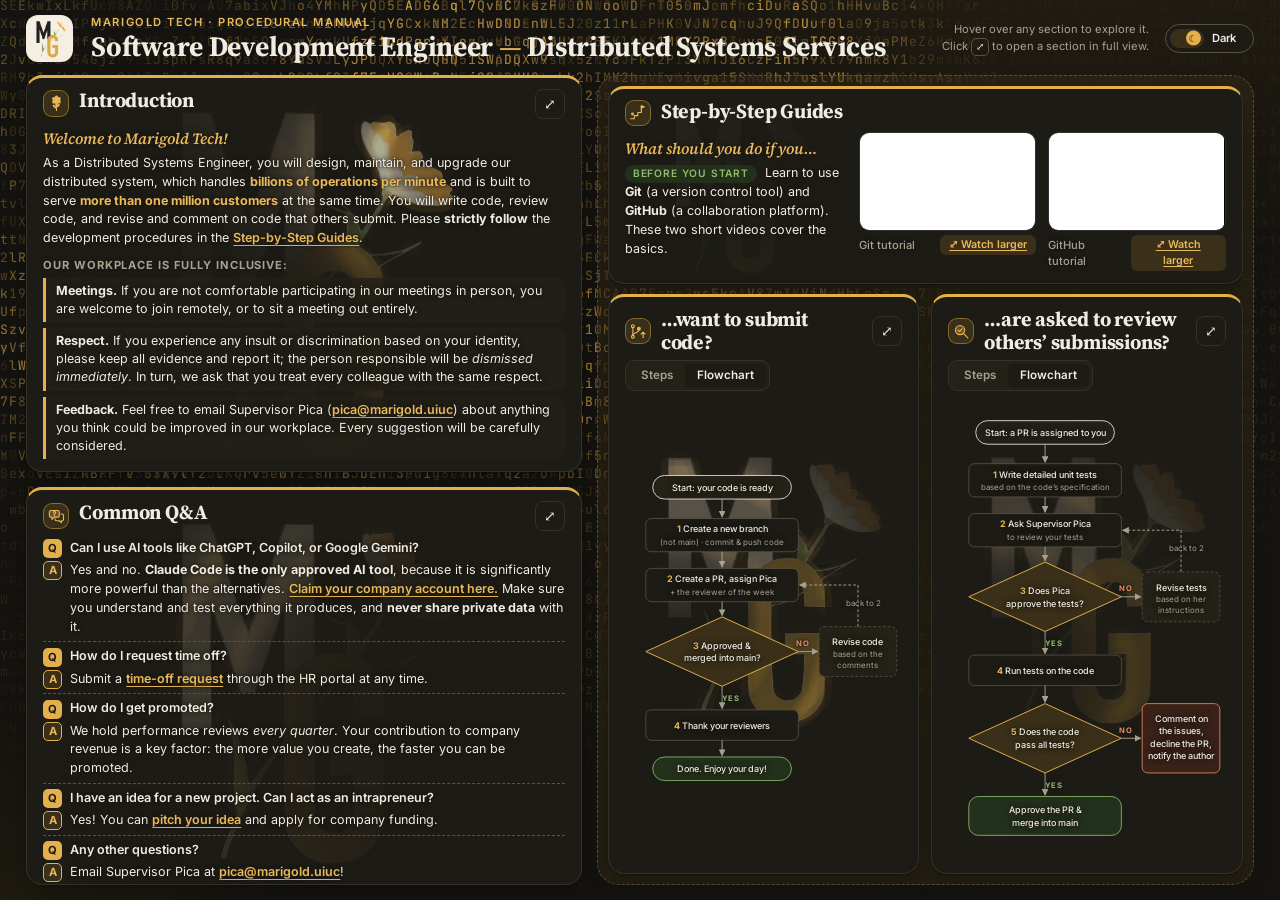
<file: index.html>
<!doctype html>
<html lang="en" data-theme="dark">
<head>
  <script>try { document.documentElement.dataset.theme = localStorage.getItem("theme") || "dark"; } catch (e) {}</script>
  <meta charset="utf-8">
  <meta name="viewport" content="width=device-width, initial-scale=1">
  <title>Marigold Tech Procedural Manual</title>
  <meta name="description" content="Procedural manual for the Software Development Engineer – Distributed Systems Services role at Marigold Tech.">
  <link rel="icon" href="logo.png">
  <link rel="preconnect" href="https://fonts.googleapis.com">
  <link rel="preconnect" href="https://fonts.gstatic.com" crossorigin>
  <link href="https://fonts.googleapis.com/css2?family=Source+Serif+4:ital,opsz,wght@0,8..60,600;0,8..60,700;1,8..60,600&family=Inter:wght@400;500;600;700&family=JetBrains+Mono:wght@400;500&display=swap" rel="stylesheet">
  <link rel="stylesheet" href="style.css">
</head>
<body>

<header class="masthead">
  <img class="masthead-logo" src="logo.png" alt="Marigold Tech logo">
  <div class="masthead-titles">
    <p class="eyebrow">Marigold Tech · Procedural Manual</p>
    <h1>Software Development Engineer <span class="dash">—</span> Distributed Systems Services</h1>
  </div>
  <div class="masthead-tools">
    <p class="masthead-hint">Hover over any section to explore it.<br>Click <span class="hint-icon">⤢</span> to open a section in full view.</p>
    <button class="theme-toggle" type="button" role="switch" aria-checked="true" aria-label="Dark mode"><span class="tt-track"><span class="tt-knob">☾</span></span><span class="tt-label">Dark</span></button>
  </div>
</header>

<main class="board">

  <!-- 01 · INTRODUCTION -->
  <section class="card" id="intro" data-fx aria-labelledby="intro-title">
    <canvas class="fx" aria-hidden="true"></canvas>
    <div class="card-head">
      <span class="sec-icon" aria-hidden="true"><svg><use href="icons.svg#intro"/></svg></span>
      <h2 id="intro-title">Introduction</h2>
      <button class="expand" type="button" aria-label="Open Introduction in full view">⤢</button>
    </div>
    <div class="card-body">
      <p class="lead">Welcome to Marigold Tech!</p>
      <p>As a Distributed Systems Engineer, you will design, maintain, and upgrade our distributed system, which handles <strong class="hl">billions of operations per minute</strong> and is built to serve <strong class="hl">more than one million customers</strong> at the same time. You will write code, review code, and revise and comment on code that others submit. Please <strong>strictly follow</strong> the development procedures in the <a href="#guides" class="jump">Step-by-Step Guides</a>.</p>
      <p class="sub-label">Our workplace is fully inclusive:</p>
      <ul class="policies">
        <li><strong>Meetings.</strong> If you are not comfortable participating in our meetings in person, you are welcome to join remotely, or to sit a meeting out entirely.</li>
        <li><strong>Respect.</strong> If you experience any insult or discrimination based on your identity, please keep all evidence and report it; the person responsible will be <em>dismissed immediately</em>. In turn, we ask that you treat every colleague with the same respect.</li>
        <li><strong>Feedback.</strong> Feel free to email Supervisor Pica (<a href="mailto:pica@marigold.uiuc">pica@marigold.uiuc</a>) about anything you think could be improved in our workplace. Every suggestion will be carefully considered.</li>
      </ul>
    </div>
  </section>

  <!-- 02 · COMMON Q&A -->
  <section class="card" id="qa" data-fx aria-labelledby="qa-title">
    <canvas class="fx" aria-hidden="true"></canvas>
    <div class="card-head">
      <span class="sec-icon" aria-hidden="true"><svg><use href="icons.svg#qa"/></svg></span>
      <h2 id="qa-title">Common Q&amp;A</h2>
      <button class="expand" type="button" aria-label="Open Common Q&amp;A in full view">⤢</button>
    </div>
    <div class="card-body">
      <dl class="qa-list">
        <div class="qa-item">
          <dt>Can I use AI tools like ChatGPT, Copilot, or Google Gemini?</dt>
          <dd>Yes and no. <strong>Claude Code is the only approved AI tool</strong>, because it is significantly more powerful than the alternatives. <a href="account.html">Claim your company account here.</a> Make sure you understand and test everything it produces, and <strong>never share private data</strong> with it.</dd>
        </div>
        <div class="qa-item">
          <dt>How do I request time off?</dt>
          <dd>Submit a <a href="time-off.html">time-off request</a> through the HR portal at any time.</dd>
        </div>
        <div class="qa-item">
          <dt>How do I get promoted?</dt>
          <dd>We hold performance reviews <em>every quarter</em>. Your contribution to company revenue is a key factor: the more value you create, the faster you can be promoted.</dd>
        </div>
        <div class="qa-item">
          <dt>I have an idea for a new project. Can I act as an intrapreneur?</dt>
          <dd>Yes! You can <a href="pitch.html">pitch your idea</a> and apply for company funding.</dd>
        </div>
        <div class="qa-item">
          <dt>Any other questions?</dt>
          <dd>Email Supervisor Pica at <a href="mailto:pica@marigold.uiuc">pica@marigold.uiuc</a>!</dd>
        </div>
      </dl>
    </div>
  </section>

  <!-- 03 · STEP-BY-STEP GUIDES -->
  <div class="guides-group" id="guides">

    <section class="card guides-card" data-fx data-fx-area=".prep-text" aria-labelledby="guides-title">
      <canvas class="fx" aria-hidden="true"></canvas>
      <div class="card-head">
        <span class="sec-icon" aria-hidden="true"><svg><use href="icons.svg#guides"/></svg></span>
        <h2 id="guides-title">Step-by-Step Guides</h2>
      </div>
      <div class="prep">
        <div class="prep-text">
          <p class="lead">What should you do if you…</p>
          <p><span class="tag">Before you start</span> Learn to use <strong>Git</strong> (a version control tool) and <strong>GitHub</strong> (a collaboration platform). These two short videos cover the basics.</p>
        </div>
        <figure class="video">
          <div class="video-frame">
            <iframe src="https://www.youtube-nocookie.com/embed/8JJ101D3knE?enablejsapi=1&amp;rel=0&amp;playsinline=1" data-yt="8JJ101D3knE" title="Git tutorial video" loading="lazy" allow="accelerometer; autoplay; clipboard-write; encrypted-media; gyroscope; picture-in-picture; web-share" referrerpolicy="strict-origin-when-cross-origin" allowfullscreen></iframe>
          </div>
          <figcaption><span>Git tutorial</span><button class="video-zoom" type="button" data-yt="8JJ101D3knE" data-title="Git tutorial">⤢ Watch larger</button></figcaption>
        </figure>
        <figure class="video">
          <div class="video-frame">
            <iframe src="https://www.youtube-nocookie.com/embed/pJYOG6klqj8?enablejsapi=1&amp;rel=0&amp;playsinline=1" data-yt="pJYOG6klqj8" title="GitHub tutorial video" loading="lazy" allow="accelerometer; autoplay; clipboard-write; encrypted-media; gyroscope; picture-in-picture; web-share" referrerpolicy="strict-origin-when-cross-origin" allowfullscreen></iframe>
          </div>
          <figcaption><span>GitHub tutorial</span><button class="video-zoom" type="button" data-yt="pJYOG6klqj8" data-title="GitHub tutorial">⤢ Watch larger</button></figcaption>
        </figure>
      </div>
    </section>

    <div class="subgrid">

      <!-- 03A · SUBMIT CODE -->
      <article class="card step-card" id="submit" data-fx data-view="steps" aria-labelledby="submit-title">
        <canvas class="fx" aria-hidden="true"></canvas>
        <div class="card-head">
          <span class="sec-icon" aria-hidden="true"><svg><use href="icons.svg#submit"/></svg></span>
          <h2 id="submit-title">…want to submit code?</h2>
          <button class="expand" type="button" aria-label="Open Submit Code guide in full view">⤢</button>
        </div>
        <div class="seg" role="tablist" aria-label="Choose view">
          <button type="button" role="tab" data-show="steps" aria-selected="true">Steps</button>
          <button type="button" role="tab" data-show="flow" aria-selected="false">Flowchart</button>
        </div>
        <div class="card-body">
          <div class="views">
            <ol class="steps view-steps">
              <li><span class="step-n">1</span><div>Create a new branch. It must be <em>separate</em> from the <code>main</code> branch. Commit and push your code to this branch.</div></li>
              <li><span class="step-n">2</span><div>Create a Pull Request (PR), and assign Supervisor Pica and the reviewer of the week as reviewers.</div></li>
              <li><span class="step-n">3</span><div>Check the review result.
<pre class="go"><code>if pr.Approved() &amp;&amp; pr.MergedInto("main") {
	goto Step4
} else {
	code.Revise(review.Comments)
	goto Step2
}</code></pre></div></li>
              <li><span class="step-n">4</span><div>Thank your reviewers, and enjoy your day!</div></li>
            </ol>
            <div class="view-flow">
              <svg class="flow" viewBox="0 0 400 462" role="img" aria-label="Flowchart of the submit-code procedure">
                <defs><marker id="arr-a" viewBox="0 0 10 10" refX="9" refY="5" markerWidth="7" markerHeight="7" orient="auto-start-reverse"><path d="M0 0L10 5L0 10z" class="fc-head"/></marker></defs>
                <rect class="fc-term" x="40" y="8" width="200" height="34" rx="17"/><text x="140" y="30">Start: your code is ready</text>
                <path class="fc-line" d="M140 42V68" marker-end="url(#arr-a)"/>
                <rect class="fc-box" x="30" y="70" width="220" height="48" rx="8"/><text x="140" y="90"><tspan class="fc-n">1</tspan> Create a new branch</text><text x="140" y="108" class="fc-small">(not main) · commit &amp; push code</text>
                <path class="fc-line" d="M140 118V140" marker-end="url(#arr-a)"/>
                <rect class="fc-box" x="30" y="142" width="220" height="48" rx="8"/><text x="140" y="162"><tspan class="fc-n">2</tspan> Create a PR, assign Pica</text><text x="140" y="180" class="fc-small">+ the reviewer of the week</text>
                <path class="fc-line" d="M140 190V210" marker-end="url(#arr-a)"/>
                <path class="fc-dec" d="M140 212L250 262L140 312L30 262z"/><text x="140" y="258"><tspan class="fc-n">3</tspan> Approved &amp;</text><text x="140" y="276">merged into main?</text>
                <path class="fc-line" d="M140 312V344" marker-end="url(#arr-a)"/><text x="152" y="333" class="fc-yes" text-anchor="start">YES</text>
                <rect class="fc-box" x="30" y="346" width="220" height="44" rx="8"/><text x="140" y="373"><tspan class="fc-n">4</tspan> Thank your reviewers</text>
                <path class="fc-line" d="M140 390V412" marker-end="url(#arr-a)"/>
                <rect class="fc-term fc-end" x="40" y="414" width="200" height="34" rx="17"/><text x="140" y="436">Done. Enjoy your day!</text>
                <path class="fc-line" d="M250 262H278" marker-end="url(#arr-a)"/><text x="256" y="254" class="fc-no" text-anchor="start">NO</text>
                <rect class="fc-box fc-alt" x="280" y="226" width="112" height="72" rx="8"/><text x="336" y="253">Revise code</text><text x="336" y="270" class="fc-small">based on the</text><text x="336" y="286" class="fc-small">comments</text>
                <path class="fc-line fc-back" d="M336 226V166H252" marker-end="url(#arr-a)"/><text x="344" y="196" class="fc-small" text-anchor="start">back to 2</text>
              </svg>
            </div>
          </div>
        </div>
      </article>

      <!-- 03B · REVIEW OTHERS -->
      <article class="card step-card" id="review" data-fx data-view="steps" aria-labelledby="review-title">
        <canvas class="fx" aria-hidden="true"></canvas>
        <div class="card-head">
          <span class="sec-icon" aria-hidden="true"><svg><use href="icons.svg#review"/></svg></span>
          <h2 id="review-title">…are asked to review others’ submissions?</h2>
          <button class="expand" type="button" aria-label="Open Review guide in full view">⤢</button>
        </div>
        <div class="seg" role="tablist" aria-label="Choose view">
          <button type="button" role="tab" data-show="steps" aria-selected="true">Steps</button>
          <button type="button" role="tab" data-show="flow" aria-selected="false">Flowchart</button>
        </div>
        <div class="card-body">
          <div class="views">
            <ol class="steps view-steps">
              <li><span class="step-n">1</span><div>Write unit tests <em>(as detailed as possible)</em> for the submission, based on the specification submitted with the code.</div></li>
              <li><span class="step-n">2</span><div>Ask Supervisor Pica to review the tests you wrote.</div></li>
              <li><span class="step-n">3</span><div>Check her feedback.
<pre class="go"><code>if pica.Approves(myTests) {
	goto Step4
} else {
	myTests.Revise(pica.Instructions)
	goto Step2
}</code></pre></div></li>
              <li><span class="step-n">4</span><div>Run your test cases on the submitted code.</div></li>
              <li><span class="step-n">5</span><div>Check the test results.
<pre class="go"><code>if code.PassesAll(myTests) {
	pr.Approve() // on GitHub
	pr.MergeInto("main")
} else {
	pr.Comment(issues)
	pr.Decline()
	notify(pr.Author)
}</code></pre></div></li>
            </ol>
            <div class="view-flow">
              <svg class="flow" viewBox="0 0 400 620" role="img" aria-label="Flowchart of the code-review procedure">
                <defs><marker id="arr-b" viewBox="0 0 10 10" refX="9" refY="5" markerWidth="7" markerHeight="7" orient="auto-start-reverse"><path d="M0 0L10 5L0 10z" class="fc-head"/></marker></defs>
                <rect class="fc-term" x="40" y="8" width="200" height="34" rx="17"/><text x="140" y="30">Start: a PR is assigned to you</text>
                <path class="fc-line" d="M140 42V68" marker-end="url(#arr-b)"/>
                <rect class="fc-box" x="30" y="70" width="220" height="48" rx="8"/><text x="140" y="90"><tspan class="fc-n">1</tspan> Write detailed unit tests</text><text x="140" y="108" class="fc-small">based on the code’s specification</text>
                <path class="fc-line" d="M140 118V140" marker-end="url(#arr-b)"/>
                <rect class="fc-box" x="30" y="142" width="220" height="48" rx="8"/><text x="140" y="162"><tspan class="fc-n">2</tspan> Ask Supervisor Pica</text><text x="140" y="180" class="fc-small">to review your tests</text>
                <path class="fc-line" d="M140 190V210" marker-end="url(#arr-b)"/>
                <path class="fc-dec" d="M140 212L250 262L140 312L30 262z"/><text x="140" y="258"><tspan class="fc-n">3</tspan> Does Pica</text><text x="140" y="276">approve the tests?</text>
                <path class="fc-line" d="M250 262H278" marker-end="url(#arr-b)"/><text x="256" y="254" class="fc-no" text-anchor="start">NO</text>
                <rect class="fc-box fc-alt" x="280" y="226" width="112" height="72" rx="8"/><text x="336" y="253">Revise tests</text><text x="336" y="270" class="fc-small">based on her</text><text x="336" y="286" class="fc-small">instructions</text>
                <path class="fc-line fc-back" d="M336 226V166H252" marker-end="url(#arr-b)"/><text x="344" y="196" class="fc-small" text-anchor="start">back to 2</text>
                <path class="fc-line" d="M140 312V344" marker-end="url(#arr-b)"/><text x="152" y="333" class="fc-yes" text-anchor="start">YES</text>
                <rect class="fc-box" x="30" y="346" width="220" height="44" rx="8"/><text x="140" y="373"><tspan class="fc-n">4</tspan> Run tests on the code</text>
                <path class="fc-line" d="M140 390V414" marker-end="url(#arr-b)"/>
                <path class="fc-dec" d="M140 416L250 466L140 516L30 466z"/><text x="140" y="462"><tspan class="fc-n">5</tspan> Does the code</text><text x="140" y="480">pass all tests?</text>
                <path class="fc-line" d="M140 516V548" marker-end="url(#arr-b)"/><text x="152" y="537" class="fc-yes" text-anchor="start">YES</text>
                <rect class="fc-term fc-end" x="30" y="550" width="220" height="56" rx="14"/><text x="140" y="574">Approve the PR &amp;</text><text x="140" y="592">merge into main</text>
                <path class="fc-line" d="M250 466H278" marker-end="url(#arr-b)"/><text x="256" y="458" class="fc-no" text-anchor="start">NO</text>
                <rect class="fc-box fc-stop" x="280" y="416" width="112" height="100" rx="8"/><text x="336" y="442">Comment on</text><text x="336" y="460">the issues,</text><text x="336" y="478">decline the PR,</text><text x="336" y="496">notify the author</text>
              </svg>
            </div>
          </div>
        </div>
      </article>

    </div>
  </div>
</main>

<dialog class="modal" aria-label="Section in full view">
  <div class="modal-panel" data-fx>
    <canvas class="fx" aria-hidden="true"></canvas>
    <button class="modal-close" type="button" aria-label="Close full view">✕</button>
    <div class="modal-content"></div>
  </div>
</dialog>

<script src="https://www.youtube.com/iframe_api" async></script>
<script src="theme.js"></script>
<script src="bg.js"></script>
<script src="logo-data.js"></script>
<script src="fx.js"></script>
<script src="app.js"></script>
</body>
</html>
</file>
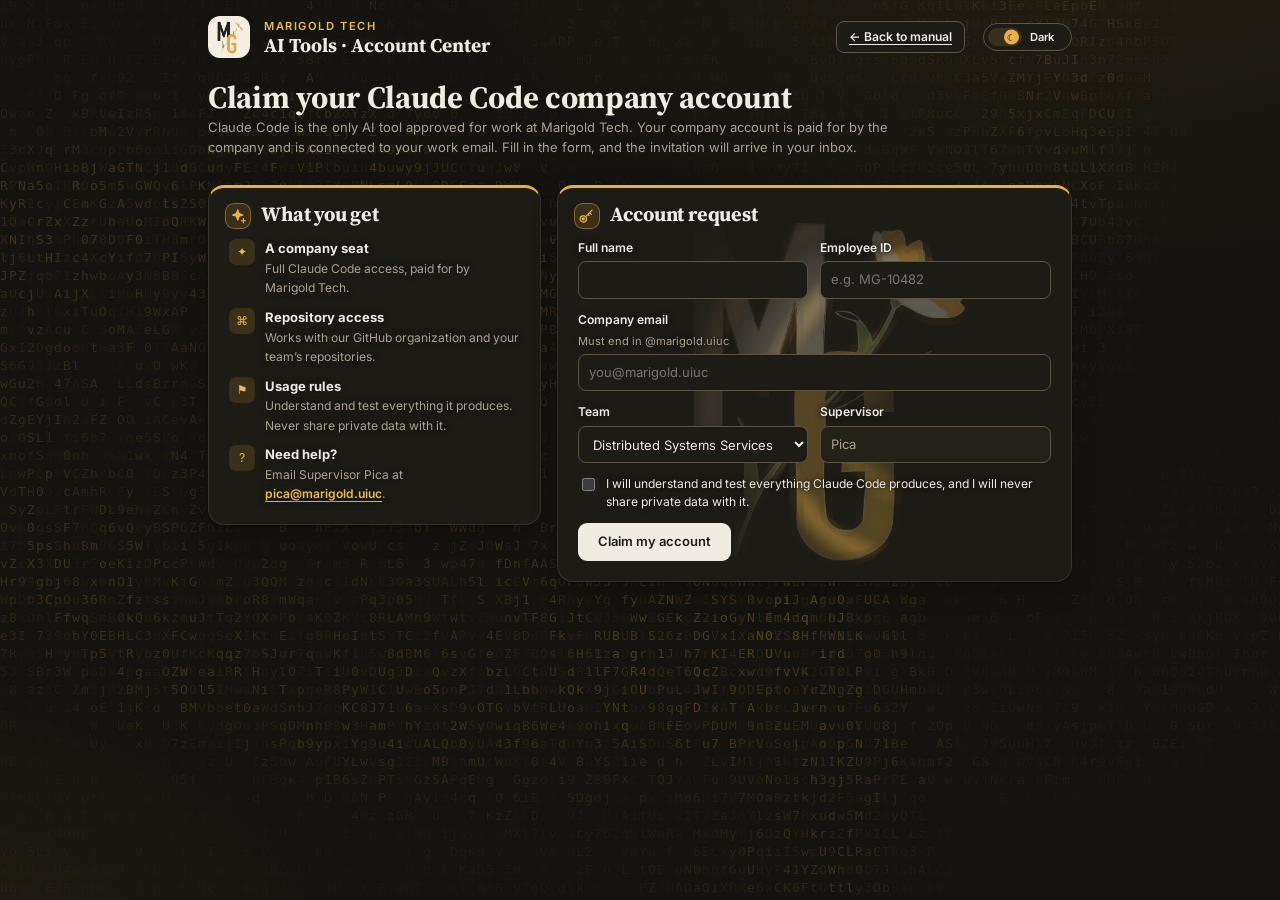
<file: account.html>
<!doctype html>
<html lang="en" data-theme="dark">
<head>
  <script>try { document.documentElement.dataset.theme = localStorage.getItem("theme") || "dark"; } catch (e) {}</script>
  <meta charset="utf-8">
  <meta name="viewport" content="width=device-width, initial-scale=1">
  <title>Claim Claude Code Account</title>
  <meta name="description" content="Claim your Marigold Tech company account for Claude Code, the only approved AI tool.">
  <link rel="icon" href="logo.png">
  <link rel="preconnect" href="https://fonts.googleapis.com">
  <link rel="preconnect" href="https://fonts.gstatic.com" crossorigin>
  <link href="https://fonts.googleapis.com/css2?family=Source+Serif+4:ital,opsz,wght@0,8..60,600;0,8..60,700;1,8..60,600&family=Inter:wght@400;500;600;700&display=swap" rel="stylesheet">
  <link rel="stylesheet" href="style.css">
  <link rel="stylesheet" href="page.css">
</head>
<body class="subpage">

<header class="topbar">
  <img class="masthead-logo" src="logo.png" alt="Marigold Tech logo">
  <div>
    <p class="eyebrow">Marigold Tech</p>
    <div class="portal">AI Tools · Account Center</div>
  </div>
  <a class="back" href="index.html#qa">← Back to manual</a>
  <button class="theme-toggle" type="button" role="switch" aria-checked="true" aria-label="Dark mode"><span class="tt-track"><span class="tt-knob">☾</span></span><span class="tt-label">Dark</span></button>
</header>

<main class="page">
  <div class="intro-text">
    <h1>Claim your Claude Code company account</h1>
    <p>Claude Code is the only AI tool approved for work at Marigold Tech. Your company account is paid for by the company and is connected to your work email. Fill in the form, and the invitation will arrive in your inbox.</p>
  </div>
  <section class="card">
    <canvas class="fx" aria-hidden="true"></canvas>
    <div class="card-head"><span class="sec-icon" aria-hidden="true"><svg><use href="icons.svg#perks"/></svg></span><h2>What you get</h2></div>
    <div class="card-body">
      <ul class="facts">
        <li><span class="ico">✦</span><div><strong>A company seat</strong><span class="d">Full Claude Code access, paid for by Marigold Tech.</span></div></li>
        <li><span class="ico">⌘</span><div><strong>Repository access</strong><span class="d">Works with our GitHub organization and your team’s repositories.</span></div></li>
        <li><span class="ico">⚑</span><div><strong>Usage rules</strong><span class="d">Understand and test everything it produces. Never share private data with it.</span></div></li>
        <li><span class="ico">?</span><div><strong>Need help?</strong><span class="d">Email Supervisor Pica at <a href="mailto:pica@marigold.uiuc">pica@marigold.uiuc</a>.</span></div></li>
      </ul>
    </div>
  </section>
  <section class="card" data-fx>
    <canvas class="fx" aria-hidden="true"></canvas>
    <div class="card-head"><span class="sec-icon" aria-hidden="true"><svg><use href="icons.svg#key"/></svg></span><h2>Account request</h2></div>
    <div class="card-body">
      <form data-demo>
        <div class="row">
          <label>Full name<input name="name" required autocomplete="name"></label>
          <label>Employee ID<input name="id" required placeholder="e.g. MG-10482"></label>
        </div>
        <label>Company email <span class="hint">Must end in @marigold.uiuc</span>
          <input name="email" type="email" required pattern=".+@marigold\.uiuc" placeholder="you@marigold.uiuc"></label>
        <div class="row">
          <label>Team
            <select name="team" required>
              <option>Distributed Systems Services</option>
              <option>Platform &amp; Infrastructure</option>
              <option>Data Engineering</option>
              <option>Other</option>
            </select></label>
          <label>Supervisor<input name="sup" value="Pica" readonly></label>
        </div>
        <label class="check"><input type="checkbox" required> I will understand and test everything Claude Code produces, and I will never share private data with it.</label>
        <button class="submit" type="submit">Claim my account</button>
      </form>
      <div class="done" role="status">
        <div class="big">✓</div>
        <h3>Request received</h3>
        <p>An invitation will be sent to your company email within one business day.<br>Reference number: <b data-ref="AI">AI</b></p>
        <p><a href="index.html#qa">Back to the manual</a> · <button class="back" type="button" data-again>Submit another</button></p>
      </div>
    </div>
  </section>
</main>

<script src="theme.js"></script>
<script src="bg.js"></script>
<script src="logo-data.js"></script>
<script src="fx.js"></script>
<script src="page.js"></script>
</body>
</html>
</file>
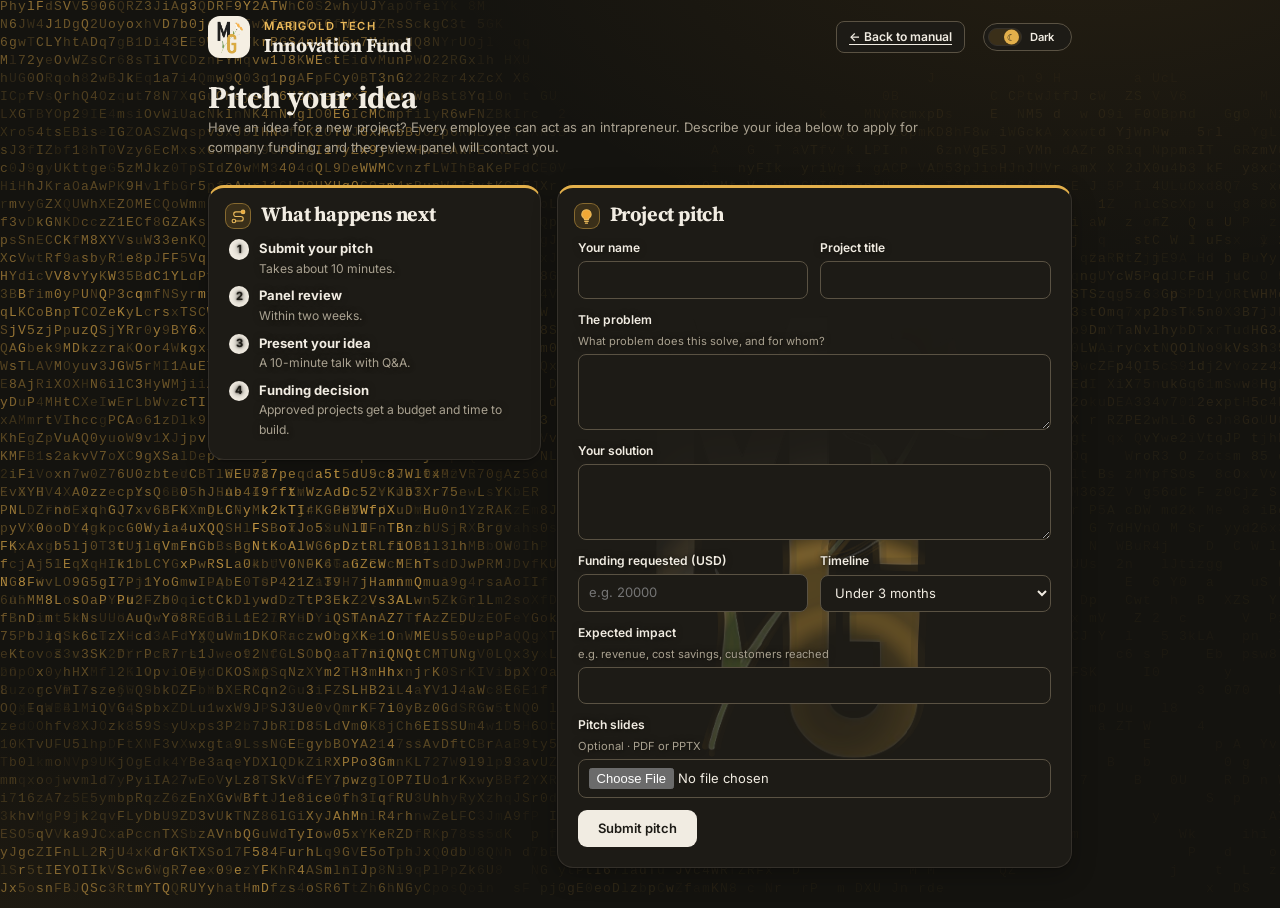
<file: pitch.html>
<!doctype html>
<html lang="en" data-theme="dark">
<head>
  <script>try { document.documentElement.dataset.theme = localStorage.getItem("theme") || "dark"; } catch (e) {}</script>
  <meta charset="utf-8">
  <meta name="viewport" content="width=device-width, initial-scale=1">
  <title>Marigold Innovation Fund</title>
  <meta name="description" content="Pitch a new project idea and apply for Marigold Tech company funding.">
  <link rel="icon" href="logo.png">
  <link rel="preconnect" href="https://fonts.googleapis.com">
  <link rel="preconnect" href="https://fonts.gstatic.com" crossorigin>
  <link href="https://fonts.googleapis.com/css2?family=Source+Serif+4:ital,opsz,wght@0,8..60,600;0,8..60,700;1,8..60,600&family=Inter:wght@400;500;600;700&display=swap" rel="stylesheet">
  <link rel="stylesheet" href="style.css">
  <link rel="stylesheet" href="page.css">
</head>
<body class="subpage">

<header class="topbar">
  <img class="masthead-logo" src="logo.png" alt="Marigold Tech logo">
  <div>
    <p class="eyebrow">Marigold Tech</p>
    <div class="portal">Innovation Fund</div>
  </div>
  <a class="back" href="index.html#qa">← Back to manual</a>
  <button class="theme-toggle" type="button" role="switch" aria-checked="true" aria-label="Dark mode"><span class="tt-track"><span class="tt-knob">☾</span></span><span class="tt-label">Dark</span></button>
</header>

<main class="page">
  <div class="intro-text">
    <h1>Pitch your idea</h1>
    <p>Have an idea for a new project? Every employee can act as an intrapreneur. Describe your idea below to apply for company funding, and the review panel will contact you.</p>
  </div>
  <section class="card">
    <canvas class="fx" aria-hidden="true"></canvas>
    <div class="card-head"><span class="sec-icon" aria-hidden="true"><svg><use href="icons.svg#route"/></svg></span><h2>What happens next</h2></div>
    <div class="card-body">
      <ol class="timeline">
        <li><div><strong>Submit your pitch</strong><br><span class="calc">Takes about 10 minutes.</span></div></li>
        <li><div><strong>Panel review</strong><br><span class="calc">Within two weeks.</span></div></li>
        <li><div><strong>Present your idea</strong><br><span class="calc">A 10-minute talk with Q&amp;A.</span></div></li>
        <li><div><strong>Funding decision</strong><br><span class="calc">Approved projects get a budget and time to build.</span></div></li>
      </ol>
    </div>
  </section>
  <section class="card" data-fx>
    <canvas class="fx" aria-hidden="true"></canvas>
    <div class="card-head"><span class="sec-icon" aria-hidden="true"><svg><use href="icons.svg#idea"/></svg></span><h2>Project pitch</h2></div>
    <div class="card-body">
      <form data-demo>
        <div class="row">
          <label>Your name<input name="name" required autocomplete="name"></label>
          <label>Project title<input name="title" required></label>
        </div>
        <label>The problem <span class="hint">What problem does this solve, and for whom?</span>
          <textarea name="problem" required></textarea></label>
        <label>Your solution
          <textarea name="solution" required></textarea></label>
        <div class="row">
          <label>Funding requested (USD)<input name="amount" type="number" min="0" step="500" required placeholder="e.g. 20000"></label>
          <label>Timeline
            <select name="time">
              <option>Under 3 months</option>
              <option>3–6 months</option>
              <option>6–12 months</option>
            </select></label>
        </div>
        <label>Expected impact <span class="hint">e.g. revenue, cost savings, customers reached</span>
          <input name="impact" required></label>
        <label>Pitch slides <span class="hint">Optional · PDF or PPTX</span>
          <input name="slides" type="file" accept=".pdf,.ppt,.pptx"></label>
        <button class="submit" type="submit">Submit pitch</button>
      </form>
      <div class="done" role="status">
        <div class="big">✦</div>
        <h3>Pitch submitted</h3>
        <p>The review panel will contact you within two weeks.<br>Reference number: <b data-ref="IF">IF</b></p>
        <p><a href="index.html#qa">Back to the manual</a> · <button class="back" type="button" data-again>Submit another</button></p>
      </div>
    </div>
  </section>
</main>

<script src="theme.js"></script>
<script src="bg.js"></script>
<script src="logo-data.js"></script>
<script src="fx.js"></script>
<script src="page.js"></script>
</body>
</html>
</file>
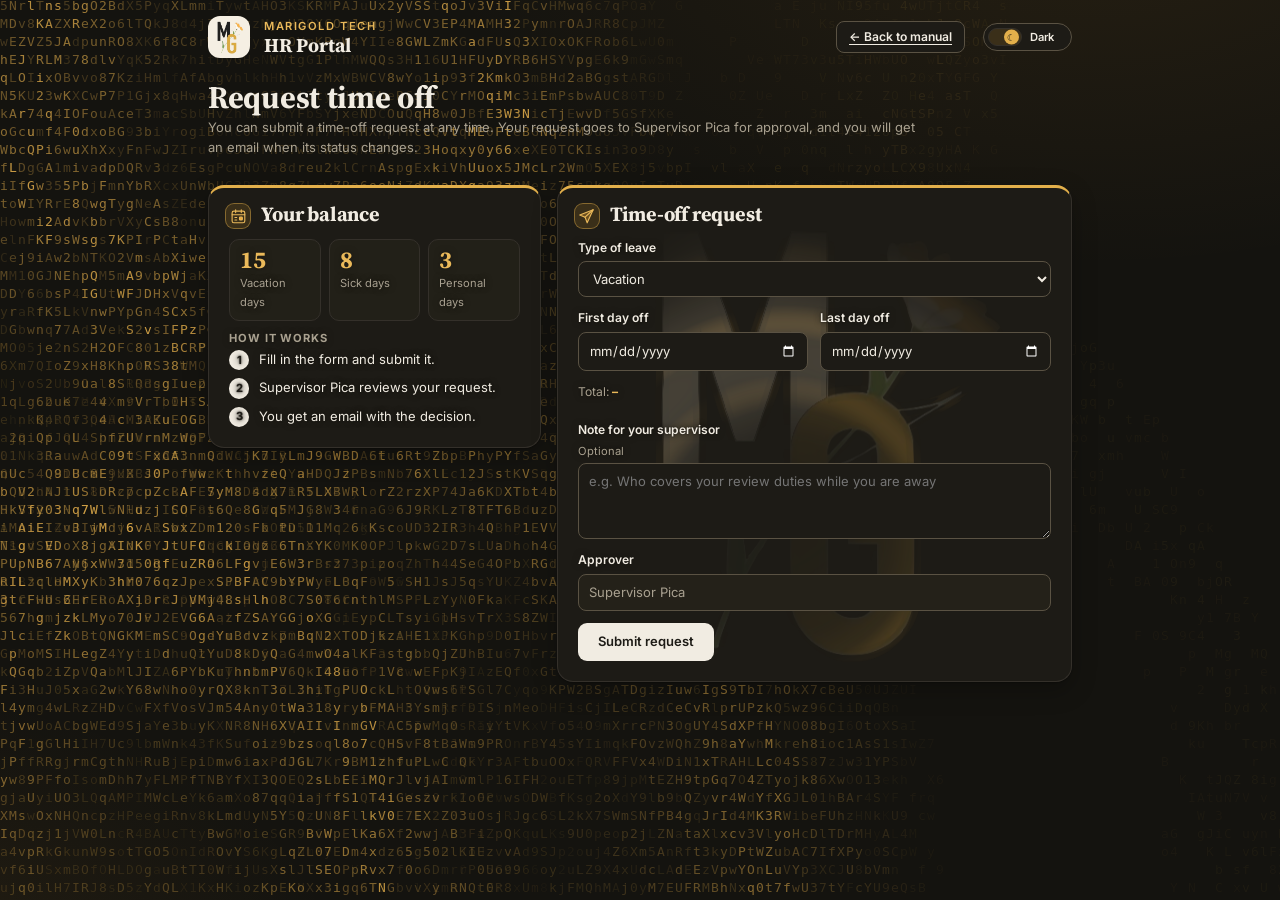
<file: time-off.html>
<!doctype html>
<html lang="en" data-theme="dark">
<head>
  <script>try { document.documentElement.dataset.theme = localStorage.getItem("theme") || "dark"; } catch (e) {}</script>
  <meta charset="utf-8">
  <meta name="viewport" content="width=device-width, initial-scale=1">
  <title>HR Portal Time Off</title>
  <meta name="description" content="Submit a time-off request through the Marigold Tech HR portal.">
  <link rel="icon" href="logo.png">
  <link rel="preconnect" href="https://fonts.googleapis.com">
  <link rel="preconnect" href="https://fonts.gstatic.com" crossorigin>
  <link href="https://fonts.googleapis.com/css2?family=Source+Serif+4:ital,opsz,wght@0,8..60,600;0,8..60,700;1,8..60,600&family=Inter:wght@400;500;600;700&display=swap" rel="stylesheet">
  <link rel="stylesheet" href="style.css">
  <link rel="stylesheet" href="page.css">
</head>
<body class="subpage">

<header class="topbar">
  <img class="masthead-logo" src="logo.png" alt="Marigold Tech logo">
  <div>
    <p class="eyebrow">Marigold Tech</p>
    <div class="portal">HR Portal</div>
  </div>
  <a class="back" href="index.html#qa">← Back to manual</a>
  <button class="theme-toggle" type="button" role="switch" aria-checked="true" aria-label="Dark mode"><span class="tt-track"><span class="tt-knob">☾</span></span><span class="tt-label">Dark</span></button>
</header>

<main class="page">
  <div class="intro-text">
    <h1>Request time off</h1>
    <p>You can submit a time-off request at any time. Your request goes to Supervisor Pica for approval, and you will get an email when its status changes.</p>
  </div>
  <section class="card">
    <canvas class="fx" aria-hidden="true"></canvas>
    <div class="card-head"><span class="sec-icon" aria-hidden="true"><svg><use href="icons.svg#calendar"/></svg></span><h2>Your balance</h2></div>
    <div class="card-body">
      <div class="stats">
        <div class="stat"><b>15</b><small>Vacation days</small></div>
        <div class="stat"><b>8</b><small>Sick days</small></div>
        <div class="stat"><b>3</b><small>Personal days</small></div>
      </div>
      <p class="sub-label">How it works</p>
      <ol class="timeline">
        <li>Fill in the form and submit it.</li>
        <li>Supervisor Pica reviews your request.</li>
        <li>You get an email with the decision.</li>
      </ol>
    </div>
  </section>
  <section class="card" data-fx>
    <canvas class="fx" aria-hidden="true"></canvas>
    <div class="card-head"><span class="sec-icon" aria-hidden="true"><svg><use href="icons.svg#send"/></svg></span><h2>Time-off request</h2></div>
    <div class="card-body">
      <form data-demo>
        <label>Type of leave
          <select name="type" required>
            <option>Vacation</option>
            <option>Sick leave</option>
            <option>Personal day</option>
            <option>Other</option>
          </select></label>
        <div class="row">
          <label>First day off<input id="start" name="start" type="date" required></label>
          <label>Last day off<input id="end" name="end" type="date" required></label>
        </div>
        <p class="calc">Total: <b id="days">–</b></p>
        <label>Note for your supervisor <span class="hint">Optional</span>
          <textarea name="note" placeholder="e.g. Who covers your review duties while you are away"></textarea></label>
        <label>Approver<input value="Supervisor Pica" readonly></label>
        <button class="submit" type="submit">Submit request</button>
      </form>
      <div class="done" role="status">
        <div class="big">✓</div>
        <h3>Request submitted</h3>
        <p>Supervisor Pica will review your request. You will get an email when it is approved.<br>Reference number: <b data-ref="TO">TO</b></p>
        <p><a href="index.html#qa">Back to the manual</a> · <button class="back" type="button" data-again>Submit another</button></p>
      </div>
    </div>
  </section>
</main>

<script src="theme.js"></script>
<script src="bg.js"></script>
<script src="logo-data.js"></script>
<script src="fx.js"></script>
<script src="page.js"></script>
</body>
</html>
</file>
<file: style.css>
/* ---------- Tokens (taken from the Marigold logo) ---------- */
:root {
  --bg: #f5efe3;
  --bg-glow: rgba(240, 168, 54, .16);
  --card: #fffdf8;
  --card-2: #fbf6ec;
  --line: #e7dcc6;
  --line-strong: #cbb995;
  --ink: #23221f;
  --muted: #6a6457;
  --gold: #d6a440;
  --gold-ink: #8f6512;      /* gold dark enough for small text */
  --gold-tint: #f8ecd2;
  --leaf: #5f8a43;
  --leaf-tint: #e6efdc;
  --petal: #f0a836;
  --stop: #b4532a;
  --stop-tint: #f7e3d8;
  --shadow: 0 1px 2px rgba(60, 45, 15, .06), 0 8px 24px rgba(60, 45, 15, .07);
  --radius: 16px;
  --gap: clamp(12px, calc(2.4vw - 16px), 44px);     /* space between sections (the code effect shows here) */
  --side: clamp(20px, calc(5.5vw - 44px), 110px);    /* page margin */
  --head: "Source Serif 4", Georgia, "Times New Roman", serif;   /* serif: headings */
  --body: "Inter", system-ui, -apple-system, "Segoe UI", sans-serif;   /* sans-serif: everything else */
  color-scheme: light;
}
@media (prefers-color-scheme: dark) {
  :root:not([data-theme="light"]) {
    --bg: #14130f;
    --bg-glow: rgba(240, 168, 54, .08);
    --card: #1d1b16;
    --card-2: #242119;
    --line: #34302a;
    --line-strong: #5a5243;
    --ink: #f1ece2;
    --muted: #a9a190;
    --gold: #e3b04b;
    --gold-ink: #eab95a;
    --gold-tint: #3a2f19;
    --leaf: #8fbd6c;
    --leaf-tint: #23301b;
    --stop: #e58a62;
    --stop-tint: #3a2219;
    --shadow: 0 1px 2px rgba(0, 0, 0, .3), 0 8px 24px rgba(0, 0, 0, .25);
    color-scheme: dark;
  }
}
:root[data-theme="dark"] {
  --bg: #14130f; --bg-glow: rgba(240, 168, 54, .08); --card: #1d1b16; --card-2: #242119;
  --line: #34302a; --line-strong: #5a5243; --ink: #f1ece2; --muted: #a9a190;
  --gold: #e3b04b; --gold-ink: #eab95a; --gold-tint: #3a2f19; --leaf: #8fbd6c; --leaf-tint: #23301b;
  --stop: #e58a62; --stop-tint: #3a2219; --shadow: 0 1px 2px rgba(0,0,0,.3), 0 8px 24px rgba(0,0,0,.25);
  color-scheme: dark;
}

/* ---------- Base ---------- */
*, *::before, *::after { box-sizing: border-box; }
html, body { margin: 0; }
/* all type is in rem: ~14px on a 1440×900 screen, growing on larger screens */
html { font-size: clamp(13px, calc(0.42vw + 0.55vh + 2.7px), 20px); }
body {
  font-family: var(--body);
  font-size: 0.964rem;
  line-height: 1.5;
  color: var(--ink);
  background:
    radial-gradient(1100px 600px at 85% -10%, var(--bg-glow), transparent 60%),
    radial-gradient(800px 500px at -10% 110%, var(--bg-glow), transparent 60%),
    var(--bg);
  min-height: 100vh;
  -webkit-font-smoothing: antialiased;
}
/* every clickable text link (pages, sections, email addresses) is underlined */
a { color: var(--gold-ink); font-weight: 600; text-decoration: underline; text-decoration-thickness: 1px; text-underline-offset: 3px; }
a:hover { color: var(--petal); text-decoration-thickness: 2px; }
p { margin: 0 0 .6em; }
code {
  font-family: ui-monospace, "SF Mono", Menlo, monospace;
  font-size: .88em;
  background: var(--gold-tint);
  color: var(--gold-ink);
  padding: .05em .4em;
  border-radius: 5px;
}
:focus-visible { outline: 2px solid var(--gold); outline-offset: 2px; }

/* ---------- Masthead ---------- */
.masthead {
  display: grid;
  grid-template-columns: auto 1fr auto;
  align-items: center;
  gap: 18px;
  padding: clamp(10px, 1.6vh, 22px) var(--side) clamp(8px, 1.4vh, 18px);
}
.masthead-logo { width: 3.6rem; height: 3.6rem; }
.eyebrow {
  margin: 0;
  font-size: 0.857rem;
  font-weight: 600;
  letter-spacing: .14em;
  text-transform: uppercase;
  color: var(--gold-ink);
}
h1 {
  margin: 0;
  font-family: var(--head);
  font-weight: 700;
  font-size: 2.15rem;
  line-height: 1.1;
  letter-spacing: -0.01em;
}
h1 .dash { color: var(--gold); font-weight: 600; }
.masthead-hint {
  margin: 0;
  font-size: 0.857rem;
  color: var(--muted);
  text-align: right;
  line-height: 1.5;
}
.hint-icon {
  display: inline-grid; place-items: center;
  width: 18px; height: 18px; border-radius: 5px;
  border: 1px solid var(--line-strong);
  font-size: 0.786rem; color: var(--ink);
}

/* ---------- Board (one-screen grid on desktop) ---------- */
.board {
  display: grid;
  grid-template-columns: minmax(0, 11fr) minmax(0, 13fr);
  grid-template-rows: auto minmax(0, 1fr);     /* intro takes what it needs, Q&A gets the rest */
  gap: var(--gap);
  padding: 0 var(--side) var(--gap);
}
#intro { grid-column: 1; grid-row: 1; }
#qa    { grid-column: 1; grid-row: 2; }
.guides-group {
  grid-column: 2; grid-row: 1 / 3;
  display: flex; flex-direction: column; gap: 10px;
  min-height: 0;
  padding: 10px;
  border-radius: calc(var(--radius) + 6px);
  border: 1px dashed var(--line-strong);
  background: color-mix(in srgb, var(--gold-tint) 45%, transparent);
}
.subgrid {
  flex: 1; min-height: 0;
  display: grid;
  grid-template-columns: minmax(0, 1fr) minmax(0, 1fr);
  gap: 12px;
}

@media (min-width: 1200px) and (min-height: 720px) {
  body { height: 100vh; overflow: hidden; display: flex; flex-direction: column; }
  .board { flex: 1; min-height: 0; }
}

/* ---------- Cards ---------- */
.card {
  position: relative;
  border-top: 3px solid var(--gold) !important;   /* repeated brand marker on every section */
  display: flex; flex-direction: column;
  min-height: 0;
  overflow: hidden;
  background: var(--card);
  border: 1px solid var(--line);
  border-radius: var(--radius);
  box-shadow: var(--shadow);
  transition: border-color .3s, box-shadow .3s;
}
.card:hover { border-color: var(--line-strong); }
.fx {
  position: absolute; inset: 0;
  width: 100%; height: 100%;
  z-index: 0;
  pointer-events: none;
}
.card-head, .card-body, .seg, .prep { position: relative; z-index: 1; }

.card-head {
  display: flex; align-items: baseline; gap: 10px;
  padding: 11px 16px 6px;
}
/* section icon (replaces the old 01 / 02 / 03 labels) */
.sec-icon {
  flex: none; align-self: center;
  display: grid; place-items: center;
  width: 2rem; height: 2rem;
  border-radius: 9px;
  color: var(--gold-ink);
  background: var(--gold-tint);
  border: 1px solid color-mix(in srgb, var(--gold) 45%, transparent);
  --icon-accent: var(--petal);
  --icon-accent-soft: color-mix(in srgb, var(--petal) 28%, transparent);
}
.sec-icon svg { width: 1.3rem; height: 1.3rem; display: block; }
h2 {
  margin: 0;
  flex: 1;
  font-family: var(--head);
  font-weight: 700;
  font-size: 1.55rem;
  line-height: 1.12;
  letter-spacing: -0.01em;
}
.expand {
  flex: none; align-self: center;
  width: 30px; height: 30px;
  display: grid; place-items: center;
  border: 1px solid var(--line);
  border-radius: 8px;
  background: var(--card);
  color: var(--ink);
  font-size: 1.071rem;
  cursor: pointer;
  transition: background .2s, border-color .2s;
}
.expand:hover { background: var(--gold-tint); border-color: var(--gold); }

.card-body {
  flex: 1; min-height: 0;
  overflow: auto;
  padding: 2px 16px 12px;
  scrollbar-width: thin;
  scrollbar-color: var(--line-strong) transparent;
}
/* keep text crisp over the logo effect */
.card-body, .prep { text-shadow: 0 0 6px var(--card), 0 0 2px var(--card); }

.lead {
  font-family: var(--head);
  font-style: italic;
  font-size: 1.2rem;
  font-weight: 600;
  color: var(--gold-ink);
  margin-bottom: .25em;
}
.sub-label { font-weight: 700; margin: .8em 0 .35em; font-size: 0.857rem; letter-spacing: .08em; text-transform: uppercase; color: var(--muted); }
.policies { list-style: none; margin: 0; padding: 0; display: grid; gap: 6px; }
.policies li {
  padding: 4px 10px;
  line-height: 1.45;
  border-left: 3px solid var(--gold);
  background: color-mix(in srgb, var(--card-2) 80%, transparent);
  border-radius: 0 8px 8px 0;
}
.policies strong { color: var(--ink); }

/* ---------- Q&A ---------- */
.qa-list { display: grid; margin: 0; }
.qa-item { padding: 5px 0 5px; border-top: 1px dashed var(--line-strong); }
.qa-item:first-child { border-top: 0; padding-top: 0; }
.qa-list dt {
  display: flex; gap: 8px; align-items: flex-start;
  font-weight: 600;
}
.qa-list dt::before {
  content: "Q";
  flex: none;
  width: 1.45rem; height: 1.45rem; border-radius: 5px;
  margin-top: 0.02rem;
  font-family: var(--body); font-weight: 700; font-size: 0.857rem;
  color: var(--card); background: var(--gold);
  text-shadow: none;
}
.qa-list dd { position: relative; margin: 3px 0 0; padding-left: calc(1.45rem + 8px); }
/* "A" badge: same shape as "Q", outlined instead of filled so question and answer read apart */
.qa-list dd::before {
  content: "A";
  position: absolute; left: 0; top: 0.02rem;
  width: 1.45rem; height: 1.45rem; border-radius: 5px;
  font-family: var(--body); font-weight: 700; font-size: 0.857rem;
  color: var(--gold-ink); background: var(--gold-tint);
  border: 1px solid var(--gold);
  text-shadow: none;
}

/* ---------- Guides header card ---------- */
.guides-card { flex: none; }
.prep {
  display: grid;
  grid-template-columns: minmax(0, 1.25fr) minmax(0, 1fr) minmax(0, 1fr);
  gap: 12px;
  padding: 0 16px 12px;
  align-items: start;
}
.prep-text { align-self: center; }
.tag {
  display: inline-block;
  font-size: 0.786rem; font-weight: 600; letter-spacing: .08em; text-transform: uppercase;
  color: var(--leaf); background: var(--leaf-tint);
  padding: 1px 8px; border-radius: 99px; margin-right: 4px;
  text-shadow: none;
}
.video { margin: 0; }
.video-frame {
  position: relative; aspect-ratio: 16 / 9;
  border-radius: 10px; overflow: hidden;
  background: #000;
  border: 1px solid var(--line);
}
.video iframe { position: absolute; inset: 0; width: 100%; height: 100%; border: 0; }
.video figcaption {
  display: flex; align-items: center; justify-content: space-between; gap: 6px;
  font-size: 0.857rem; color: var(--muted); margin-top: 4px; font-weight: 500;
}
.video-zoom {
  font: inherit; font-size: 0.821rem; font-weight: 600;
  color: var(--gold-ink); background: var(--gold-tint);
  border: 1px solid transparent; border-radius: 6px;
  padding: 1px 8px; cursor: pointer; text-shadow: none;
  transition: border-color .2s;
}
.video-zoom { text-decoration: underline; text-underline-offset: 2px; }
.video-zoom:hover { border-color: var(--gold); }

/* large video player inside the dialog */
.modal.video-mode .modal-panel { height: auto; }
.video-large {
  position: relative; z-index: 1;
  width: min(calc(100% - 56px), calc((100vh - 170px) * 16 / 9));
  aspect-ratio: 16 / 9;
  margin: 0 auto 28px;
  border-radius: 12px; overflow: hidden; background: #000;
}
.video-large iframe { position: absolute; inset: 0; width: 100%; height: 100%; border: 0; }

/* ---------- Step cards ---------- */
.seg {
  display: inline-flex; align-self: flex-start;
  margin: 0 16px 6px;
  padding: 3px;
  border-radius: 9px;
  background: var(--card-2);
  border: 1px solid var(--line);
}
.seg button {
  font: inherit; font-size: 0.893rem; font-weight: 600;
  border: 0; background: transparent; color: var(--muted);
  padding: 3px 12px; border-radius: 6px; cursor: pointer;
}
.seg button[aria-selected="true"] { background: var(--card); color: var(--ink); box-shadow: 0 1px 2px rgba(0,0,0,.12); }

.step-card .card-body { display: flex; }
.step-card .views {
  flex: 1; min-height: 0;
  display: grid; grid-template: minmax(0, 1fr) / minmax(0, 1fr);
}
.step-card .views > * {
  grid-area: 1 / 1;
  min-height: 0;
  transition: opacity .7s ease, visibility 0s linear .7s;
}
.step-card[data-view="steps"] .view-flow,
.step-card[data-view="flow"] .view-steps { opacity: 0; visibility: hidden; pointer-events: none; }
.step-card[data-view="steps"] .view-steps,
.step-card[data-view="flow"] .view-flow { opacity: 1; visibility: visible; transition: opacity .7s ease, visibility 0s; }
.view-flow { display: flex; justify-content: center; }
.view-steps { align-content: start; }
.flow { width: 100%; height: 100%; max-height: 100%; }

.steps { list-style: none; margin: 0; padding: 0; display: grid; gap: 6px; }
.steps > li { display: flex; gap: 10px; align-items: flex-start; }
.steps > li > div { min-width: 0; }   /* lets a long code line scroll instead of widening the card */
.step-n {
  flex: none;
  width: 1.6rem; height: 1.6rem; border-radius: 50%;
  font-family: var(--body); font-weight: 700; font-size: 0.857rem;
  color: var(--card); background: var(--ink);
  margin-top: -0.08rem; text-shadow: none;
}

/* Round / square badges: trim the font's extra space above and below the letters so the
   character sits exactly in the middle of its shape */
.step-n, .qa-list dt::before, .qa-list dd::before {
  display: inline-grid; place-items: center;
  line-height: 1;
  text-box: trim-both cap alphabetic;
  font-variant-numeric: tabular-nums;
}
/* Go code blocks (VS Code "Dark+" Go colours) */
pre.go {
  position: relative;
  margin: 5px 0 0;
  padding: 7px 8px 7px 10px;
  background: #1e1e1e;
  color: #d4d4d4;
  border-radius: 8px;
  border-left: 3px solid #00add8;          /* Go brand blue */
  font-family: "JetBrains Mono", ui-monospace, "SF Mono", Menlo, monospace;
  font-size: 0.78rem;
  line-height: 1.5;
  tab-size: 4;
  overflow-x: auto;
  text-shadow: none;
  scrollbar-width: thin;
}
pre.go::after {
  content: "Go";
  position: absolute; bottom: 6px; right: 9px;
  font-family: var(--body); font-size: 0.714rem; font-weight: 700; letter-spacing: .04em;
  color: #00add8;
}
pre.go code { font: inherit; background: none; color: inherit; padding: 0; border-radius: 0; }
.go .tk-kw  { color: #c586c0; }   /* if / else / goto */
.go .tk-fn  { color: #dcdcaa; }   /* functions & methods */
.go .tk-str { color: #ce9178; }   /* strings */
.go .tk-id  { color: #9cdcfe; }   /* identifiers */
.go .tk-lbl { color: #4ec9b0; }   /* labels (Step2, Step4) */
.go .tk-com { color: #6a9955; font-style: italic; }
.go .tk-op  { color: #d4d4d4; }
.go .tk-br  { color: #ffd700; }   /* braces */

/* ---------- Flowchart styling ---------- */
.flow text {
  font-family: var(--body);
  font-size: 13px; font-weight: 500;
  fill: var(--ink);
  text-anchor: middle;
}
.flow .fc-small { font-size: 11.5px; font-weight: 400; fill: var(--muted); }
.flow .fc-n { font-family: var(--body); font-weight: 700; fill: var(--gold-ink); }
.flow .fc-yes, .flow .fc-no { font-family: var(--body); font-size: 11px; font-weight: 700; letter-spacing: .06em; }
.flow .fc-yes { fill: var(--leaf); }
.flow .fc-no { fill: var(--stop); }
.fc-box  { fill: var(--card); stroke: var(--line-strong); stroke-width: 1.2; }
.fc-alt  { fill: var(--card-2); stroke-dasharray: 4 3; }
.fc-stop { fill: var(--stop-tint); stroke: var(--stop); }
.fc-dec  { fill: var(--gold-tint); stroke: var(--gold); stroke-width: 1.4; }
.fc-term { fill: var(--card-2); stroke: var(--ink); stroke-width: 1.2; }
.fc-end  { fill: var(--leaf-tint); stroke: var(--leaf); }
.fc-line { fill: none; stroke: var(--muted); stroke-width: 1.4; }
.fc-back { stroke-dasharray: 4 3; }
.fc-head { fill: var(--muted); }

/* ---------- Full-view dialog ---------- */
.modal {
  padding: 0; border: 0; background: transparent;
  width: min(1100px, calc(100vw - 32px));
  max-height: calc(100vh - 48px);
  color: var(--ink);
}
.modal::backdrop { background: rgba(20, 16, 8, .45); backdrop-filter: blur(3px); }
.modal[open] { animation: pop .25s ease-out; }
@keyframes pop { from { opacity: 0; transform: translateY(10px) scale(.98); } }
.modal-panel {
  position: relative;
  height: min(760px, calc(100vh - 48px));
  display: flex; flex-direction: column;
  overflow: hidden;
  background: var(--card);
  border: 1px solid var(--line-strong);
  border-radius: 20px;
  box-shadow: 0 30px 80px rgba(0,0,0,.3);
}
.modal-content { position: relative; z-index: 1; flex: 1; min-height: 0; display: flex; flex-direction: column; }
.modal-content .card-head { padding: 22px 64px 10px 28px; }
.modal-content h2 { font-size: 2.143rem; }
.modal-content .sec-icon { width: 2.5rem; height: 2.5rem; }
.modal-content .sec-icon svg { width: 1.6rem; height: 1.6rem; }
.modal-content .card-body { padding: 4px 28px 24px; font-size: 1.143rem; }
.modal-content .lead { font-size: 1.643rem; }
.modal-content .views {
  display: grid; grid-template-columns: minmax(0, 1.1fr) minmax(0, 1fr); gap: 28px; align-items: start;
  height: 100%;
}
.modal-content .views > * { grid-area: auto; opacity: 1; visibility: visible; pointer-events: auto; }
.modal-content .view-flow { height: 100%; min-height: 420px; }
.modal-content pre.go { font-size: 0.929rem; }
.modal-close {
  position: absolute; top: 18px; right: 18px; z-index: 2;
  width: 36px; height: 36px; border-radius: 10px;
  border: 1px solid var(--line); background: var(--card); color: var(--ink);
  font-size: 1.071rem; cursor: pointer;
}
.modal-close:hover { background: var(--gold-tint); border-color: var(--gold); }

/* ---------- Smaller screens: stack and allow normal scrolling ---------- */
@media (max-width: 1199px), (max-height: 719px) {
  .board { grid-template-columns: minmax(0, 1fr); grid-template-rows: none; }
  #intro, #qa, .guides-group { grid-column: auto; grid-row: auto; }
  .card-body { overflow: visible; }
  .step-card { min-height: 420px; }
  .step-card .view-flow { min-height: 380px; }
}
@media (max-width: 760px) {
  .masthead { grid-template-columns: auto 1fr auto; padding: 14px 16px 10px; }
  .masthead-hint { display: none; }
  .board { padding: 0 16px 16px; }
  .guides-group { padding: 8px; }
  .subgrid { grid-template-columns: minmax(0, 1fr); }
  .prep { grid-template-columns: minmax(0, 1fr); }
  .modal-content .views { grid-template-columns: minmax(0, 1fr); }
  .modal-content .card-head { padding: 18px 56px 8px 18px; }
  .modal-content .card-body { padding: 4px 18px 18px; }
}
@media (prefers-reduced-motion: reduce) {
  .modal[open] { animation: none; }
}

/* the logo's black "M" needs a light backing on dark backgrounds */
@media (prefers-color-scheme: dark) {
  :root:not([data-theme="light"]) .masthead-logo { background: #f5efe3; border-radius: 12px; padding: 4px; }
}
:root[data-theme="dark"] .masthead-logo { background: #f5efe3; border-radius: 12px; padding: 4px; }

/* "Step-by-Step Guides" link: light up the whole guides area */
.guides-group.flash { animation: group-flash 2.2s ease-out; }
.guides-group.flash .card { animation: card-flash 2.2s ease-out; }
@keyframes group-flash {
  0%, 100% { box-shadow: 0 0 0 0 rgba(214, 164, 64, 0); }
  15%, 55% { box-shadow: 0 0 0 4px var(--gold), 0 0 36px 6px rgba(240, 168, 54, .45); border-color: var(--gold); }
}
@keyframes card-flash {
  0%, 100% { border-color: var(--line); }
  15%, 55% { border-color: var(--gold); box-shadow: 0 0 0 2px rgba(214, 164, 64, .55), var(--shadow); background-color: color-mix(in srgb, var(--gold-tint) 55%, var(--card)); }
}

/* ---------- Emphasis (used sparingly) ---------- */
strong { font-weight: 700; color: var(--ink); }
em { font-style: italic; }
.card-body strong.hl { color: var(--gold-ink); }
.modal-panel { border-top: 3px solid var(--gold); }

/* Alignment: 3A and 3B share their rows, so the headings, the Steps/Flowchart switches
   and the first steps line up across both cards even when one title wraps */
@media (min-width: 761px) {
  .subgrid { grid-template-rows: auto auto minmax(0, 1fr); row-gap: 0; }
  .step-card { grid-row: span 3; display: grid; grid-template-rows: subgrid; }
  .step-card .card-head { align-items: start; }
  .step-card .seg { justify-self: start; align-self: start; }
}

/* ---------- Light / dark switch ---------- */
.masthead-tools { display: flex; align-items: center; gap: 16px; }
.theme-toggle {
  flex: none;
  display: inline-flex; align-items: center; gap: 8px;
  font: inherit; font-size: 0.857rem; font-weight: 600;
  color: var(--ink);
  background: var(--card);
  border: 1px solid var(--line-strong);
  border-radius: 99px;
  padding: 4px 12px 4px 4px;
  cursor: pointer;
  transition: border-color .2s;
}
.theme-toggle:hover { border-color: var(--gold); }
.tt-track {
  position: relative;
  width: 2.6rem; height: 1.45rem;
  border-radius: 99px;
  background: var(--gold-tint);
  border: 1px solid var(--line);
}
.tt-knob {
  position: absolute; top: 50%; left: 2px;
  width: 1.15rem; height: 1.15rem; border-radius: 50%;
  display: grid; place-items: center;
  font-size: 0.75rem; line-height: 1;
  background: var(--gold); color: #1d1b16;
  transform: translateY(-50%);
  transition: left .25s ease;
}
.theme-toggle[aria-checked="true"] .tt-knob { left: calc(100% - 1.15rem - 2px); }
.tt-label { min-width: 2.6em; text-align: left; }

/* page cross-fade when switching themes */
::view-transition-old(root), ::view-transition-new(root) { animation-duration: .35s; }
</file>
<file: page.css>
/* Sub-pages linked from the Q&A (account, time off, pitch).
   Loaded after style.css, so the colour tokens, fonts and .card styling are shared. */

body.subpage { height: auto; overflow: visible; display: block; }

.topbar {
  display: flex; align-items: center; gap: 14px;
  max-width: 70rem; margin: 0 auto;
  padding: 16px 24px 8px;
}
.topbar img { width: 42px; height: 42px; }
.topbar .eyebrow { margin: 0; }
.topbar .portal { font-family: var(--head); font-weight: 700; font-size: 1.5rem; line-height: 1.1; }
.back {
  margin-left: auto;
  font-size: 0.929rem; font-weight: 600; text-decoration: underline; text-underline-offset: 3px;
  padding: 6px 12px; border-radius: 8px;
  border: 1px solid var(--line-strong); background: var(--card); color: var(--ink);
}
.topbar .theme-toggle { margin-left: 4px; }
.back:hover { border-color: var(--gold); background: var(--gold-tint); color: var(--ink); }

.page {
  max-width: 70rem; margin: 0 auto;
  padding: 8px 24px 40px;
  display: grid; grid-template-columns: minmax(0, 1fr) minmax(0, 1.55fr);
  gap: 16px; align-items: start;
  font-size: 1rem;
}
.page h1 { font-size: 2.4rem; margin: 6px 0 4px; color: var(--ink); }
.page .intro-text { grid-column: 1 / -1; color: var(--muted); max-width: 720px; margin: 0 0 4px; }
.page .card { padding: 4px 0 0; }
.page .card-body { overflow: visible; padding: 4px 20px 20px; }

/* side info */
.facts { list-style: none; margin: 0; padding: 0; display: grid; gap: 10px; }
.facts li { display: flex; gap: 10px; align-items: flex-start; }
.facts .ico {
  flex: none; width: 26px; height: 26px; border-radius: 7px;
  display: grid; place-items: center; font-size: 0.929rem;
  background: var(--gold-tint); color: var(--gold-ink); text-shadow: none;
}
.facts strong { display: block; }
.facts span.d { color: var(--muted); font-size: 0.929rem; }

.stats { display: grid; grid-template-columns: repeat(3, minmax(0, 1fr)); gap: 8px; }
.stat {
  border: 1px solid var(--line); border-radius: 10px; padding: 8px 10px;
  background: color-mix(in srgb, var(--card-2) 85%, transparent);
}
.stat b { display: block; font-family: var(--head); font-size: 1.857rem; line-height: 1; color: var(--gold-ink); }
.stat small { color: var(--muted); font-size: 0.857rem; }

.timeline { list-style: none; margin: 0; padding: 0; counter-reset: t; display: grid; gap: 8px; }
.timeline li { counter-increment: t; display: flex; gap: 10px; }
.timeline li::before {
  content: counter(t);
  flex: none; width: 1.55rem; height: 1.55rem; border-radius: 50%;
  display: grid; place-items: center;
  line-height: 1; text-box: trim-both cap alphabetic;
  font-family: var(--body); font-weight: 700; font-size: 0.857rem;
  background: var(--ink); color: var(--card);
}

/* forms */
form { display: grid; gap: 12px; }
.row { display: grid; grid-template-columns: minmax(0, 1fr) minmax(0, 1fr); gap: 12px; }
label { display: grid; gap: 4px; font-weight: 600; font-size: 0.929rem; }
label .hint { font-weight: 400; color: var(--muted); font-size: 0.857rem; }
input, select, textarea {
  font: inherit; font-weight: 400; font-size: 1rem;
  color: var(--ink); background: var(--card);
  border: 1px solid var(--line-strong); border-radius: 8px;
  padding: 8px 10px; width: 100%;
}
input[readonly] { background: var(--card-2); color: var(--muted); }
textarea { resize: vertical; min-height: 76px; }
input:focus, select:focus, textarea:focus { outline: 2px solid var(--gold); outline-offset: 0; border-color: var(--gold); }
.check { display: flex; gap: 8px; align-items: flex-start; font-weight: 400; }
.check input { width: auto; margin-top: 3px; accent-color: var(--gold); }
.calc { font-size: 0.929rem; color: var(--muted); }
.calc b { color: var(--gold-ink); }
.submit {
  justify-self: start;
  font: inherit; font-weight: 600; font-size: 1rem;
  padding: 9px 20px; border-radius: 9px; border: 0; cursor: pointer;
  background: var(--ink); color: var(--card);
  transition: background .2s;
}
.submit:hover { background: var(--gold-ink); }

.done {
  display: none;
  text-align: center; padding: 24px 8px 8px;
}
.done .big { font-size: 2.857rem; line-height: 1; }
.done h3 { font-family: var(--head); font-size: 1.714rem; margin: 8px 0 4px; }
.done p { color: var(--muted); }
.sent form { display: none; }
.sent .done { display: block; }

@media (max-width: 760px) {
  .topbar { padding: 12px 16px 6px; flex-wrap: wrap; }
  .page { grid-template-columns: minmax(0, 1fr); padding: 6px 16px 32px; }
  .row { grid-template-columns: minmax(0, 1fr); }
}
</file>
